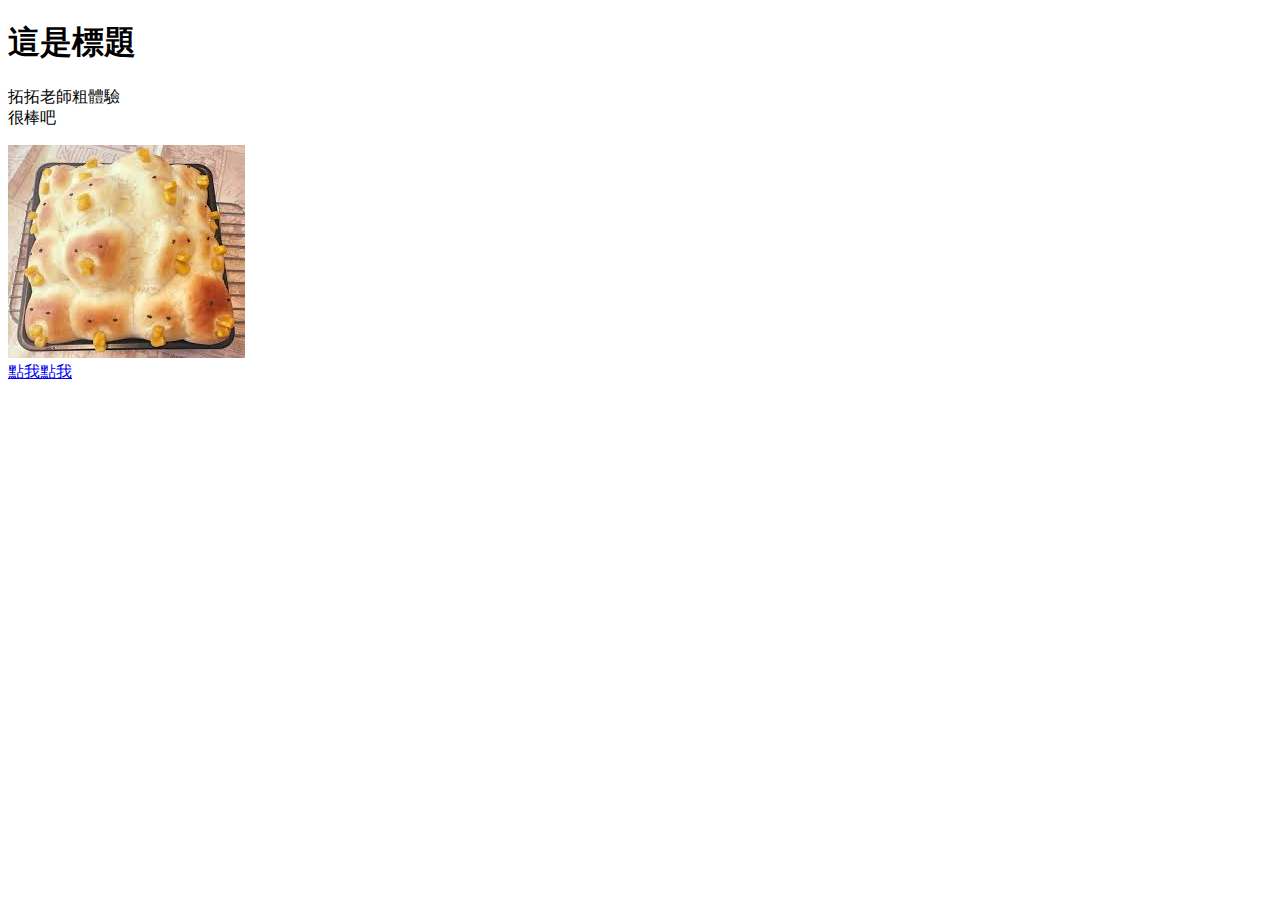
<file: index.html>
<!--
    網頁的基本架構
    <html>
        <head> 網頁標題</head> -> 告訴瀏覽器的資訊/瀏覽器的顯示文字
        <body> 網頁內容 </body> > 網頁顯示的內容
    </html>
-->

<!DOCTYPE html> <!--告訴網頁使用的文件是html 5 標準-->
<html> 
    <head> <!-- 在 Head 裡面放置關於這份網頁的相關資訊，給瀏覽器看的，人類看不到 -->
        <meta charset="utf-8"> <!--告訴瀏覽器這份文件，字元編碼要用萬國碼utf8-->

        <title>肉桂捲好吃哦 </title>  <!-- 瀏覽器的標題 -->
    </head> <!-- Head 區塊結束 -->
    <body> <!-- 網頁中可視區域的開頭 -->
       
        <h1>這是標題</h1>
        <p> 
            拓拓老師粗體驗<br> <!--<br>是換行-->
            很棒吧
        </p>
        <!--插入圖片 image-->
        <img src="./chicken.jpg" alt="這是一隻烤壞的雞雞"> <br>
        <!--src 是網址的意思 ，src的連結處 輸入"./" 可以讀取同個資校夾的內容-->
        <!--alt 對於這圖片文字的描述-->

        <!--超連結 錨點 anchor-->
        <a href="https://memeprod.s3.ap-northeast-1.amazonaws.com/user-wtf/1574945233969.jpg" target="_blank">  點我點我</a>
        <!--href 裡面輸入你要超連結的網址-->
        <!--target="_blank" 點超連結會開新視窗，如果沒有寫會直接原地打開-->
    </body> <!-- Body 區塊結束 -->
</html>
</file>
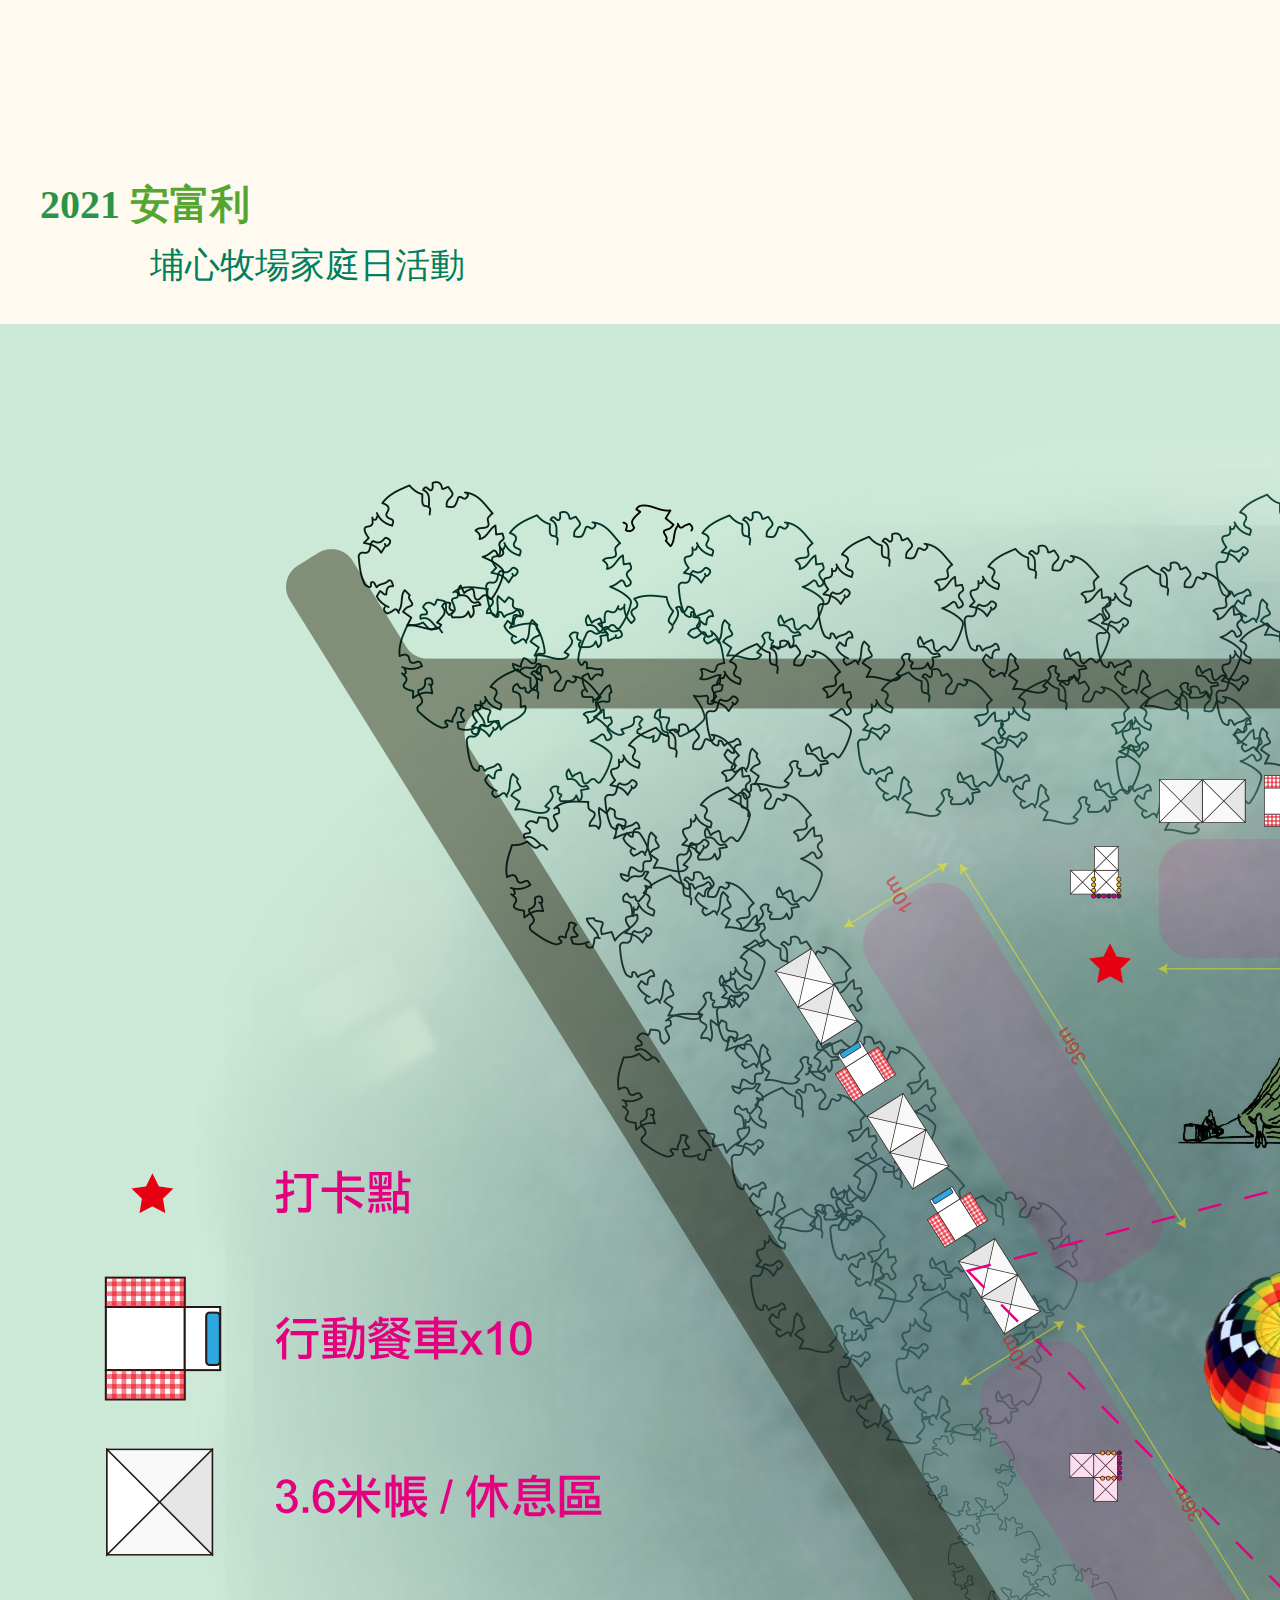
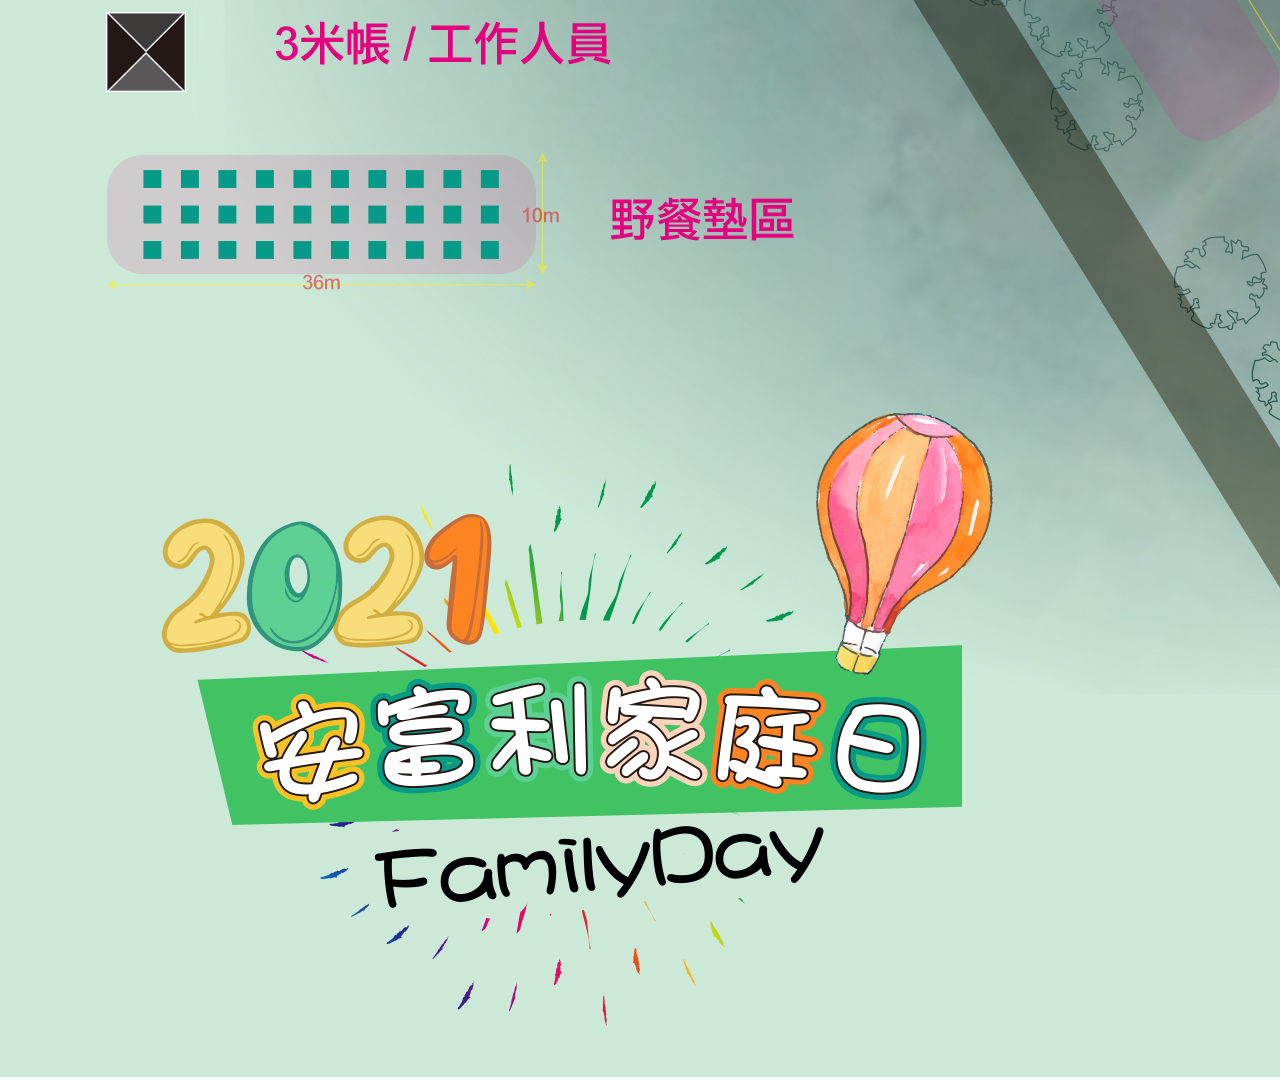
<file: 02/index.html>
<!DOCTYPE html> <!--告訴瀏覽器，這份文件是使用 HTML 5 標準-->
<html> <!-- 整份 HTML 的根 -->
    <head> <!-- 在 Head 裡面放置關於這份網頁的相關資訊，給瀏覽器看的，人類看不到 -->
        <!-- 指定網頁內容是用什麼編碼 (character set)，現在大多數的網頁編碼都是 UTF-8。 -->
        <meta charset="UTF-8">
        <title>2021安富利家庭日</title> <!-- 告訴瀏覽器這一頁的標題 -->
    </head> <!-- Head 區塊結束 -->
    <body> <!-- 網頁中可視區域的開頭 -->
<!--這個div 是打算包住整個畫面用的，並放入標題及背景圖片-->
<div id="background">

    <!--自我介紹div-->
    <div id="intro">
        <!--運用行內元素span,把你要單獨改變的文字起來，再到style改變型式-->
        <h1>2021 <span class="name">安富利</span> </h1>
        <p> 埔心牧場家庭日活動</p>


        <!--插入圖片 image-->
        <img src="01.jpg.jpg" alt="平面圖"> <br>
        <!--src 是網址的意思 ，src的連結處 輸入"./" 可以讀取同個資校夾的內容-->
        <!--alt 對於這圖片文字的描述-->
    </div>
</div>


<style>
    body{
    /*把Body的 margin 白邊去掉*/
        margin: 0;
    }

    .name {
        color: #55a630;
    }


    /*設定背景色*/
    #background{
        height: 100vh; /*vh是一個相對的單位，他代表裝置的高度/ 100，可以填滿整個螢幕  */
        background-color:floralwhite; /*背景填滿顏色*/
        /*用來調整背景大小,cover這個屬性，可以把背景放到跟螢幕吻合且不重複的尺寸，*/
        background-size: cover;
    }

    #intro{
    /*上邊外距 200px*/
        padding-top: 150px;
    }


    /*讓字變大*/
    /*選擇器中 空白 代表前面選擇器的 小孩*/
    #intro h1{
        font-size: 40px;
        padding-left: 40px;
        /* color: #加六位數的顏色號碼*/
        color:#2b9348;
        margin-bottom: 10px;

    }
    
    #intro p{
        /*字體大小 28px*/
        font-size: 35px;
        /*左邊內距 36px*/
        padding-left: 150px;
        margin-top: 0px;
        color: #007f5f;
        
    }
    
    
        

</style>
    </body> <!-- Body 區塊結束 -->
</html>
</file>
